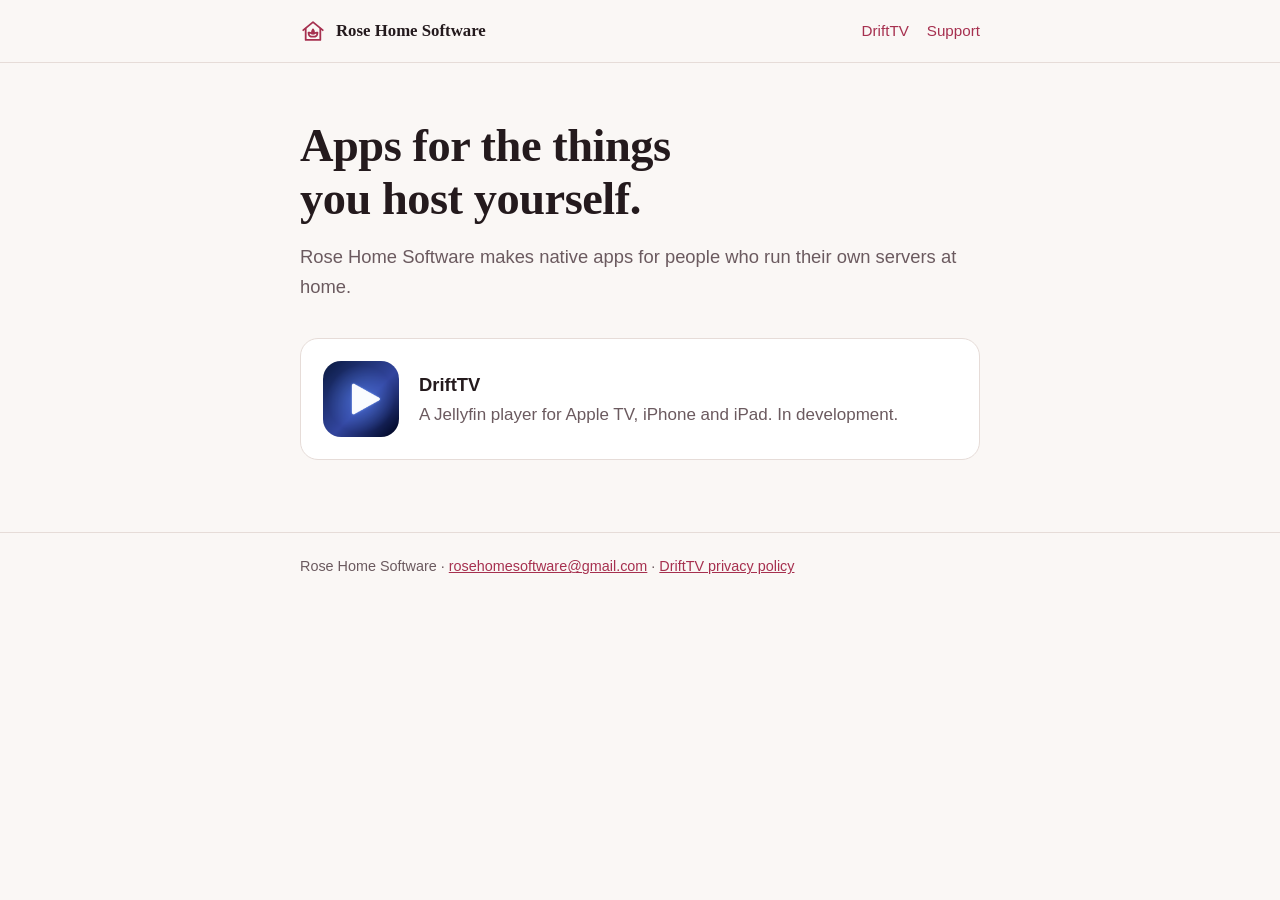
<file: index.html>
<!doctype html>
<html lang="en">
<head>
<meta charset="utf-8">
<meta name="viewport" content="width=device-width, initial-scale=1">
<title>Rose Home Software</title>
<meta name="description" content="Apps for the things you host yourself.">
<link rel="canonical" href="https://rosehomesoftware.com/">
<link rel="icon" href="/assets/icon.svg" type="image/svg+xml">
<link rel="stylesheet" href="/assets/style.css">
</head>
<body>
<header><div class="wrap">
<a class="brand" href="/"><svg viewBox="0 0 32 32" fill="none" stroke="currentColor" stroke-width="2.2" stroke-linecap="round" stroke-linejoin="round" aria-hidden="true"><path d="M4 15 16 5l12 10"/><path d="M7 13v14h18V13"/><path d="M16 23c-3.6 0-5.5-2.4-5.5-5 1.8-.3 3.4.2 4.4 1.4C14.6 17 15 15 16 14c1 1 1.4 3 1.1 5.4 1-1.2 2.6-1.700 4.400-1.400 0 2.600-1.900 5-5.500 5Z"/></svg>Rose Home Software</a>
<nav><a href="/drifttv/">DriftTV</a><a href="/drifttv/support/">Support</a></nav>
</div></header>
<main><div class="wrap">
<h1>Apps for the things you host yourself.</h1>
<p class="lead">Rose Home Software makes native apps for people who run their own servers at home.</p>
<a class="app" href="/drifttv/"><img class="icon" src="/assets/drifttv.png" alt="" width="76" height="76"><div><strong>DriftTV</strong><span>A Jellyfin player for Apple TV, iPhone and iPad. In development.</span></div></a>
</div></main>
<footer><div class="wrap">Rose Home Software &middot; <a href="mailto:rosehomesoftware@gmail.com">rosehomesoftware@gmail.com</a> &middot; <a href="/drifttv/privacy/">DriftTV privacy policy</a></div></footer>
</body>
</html>
</file>
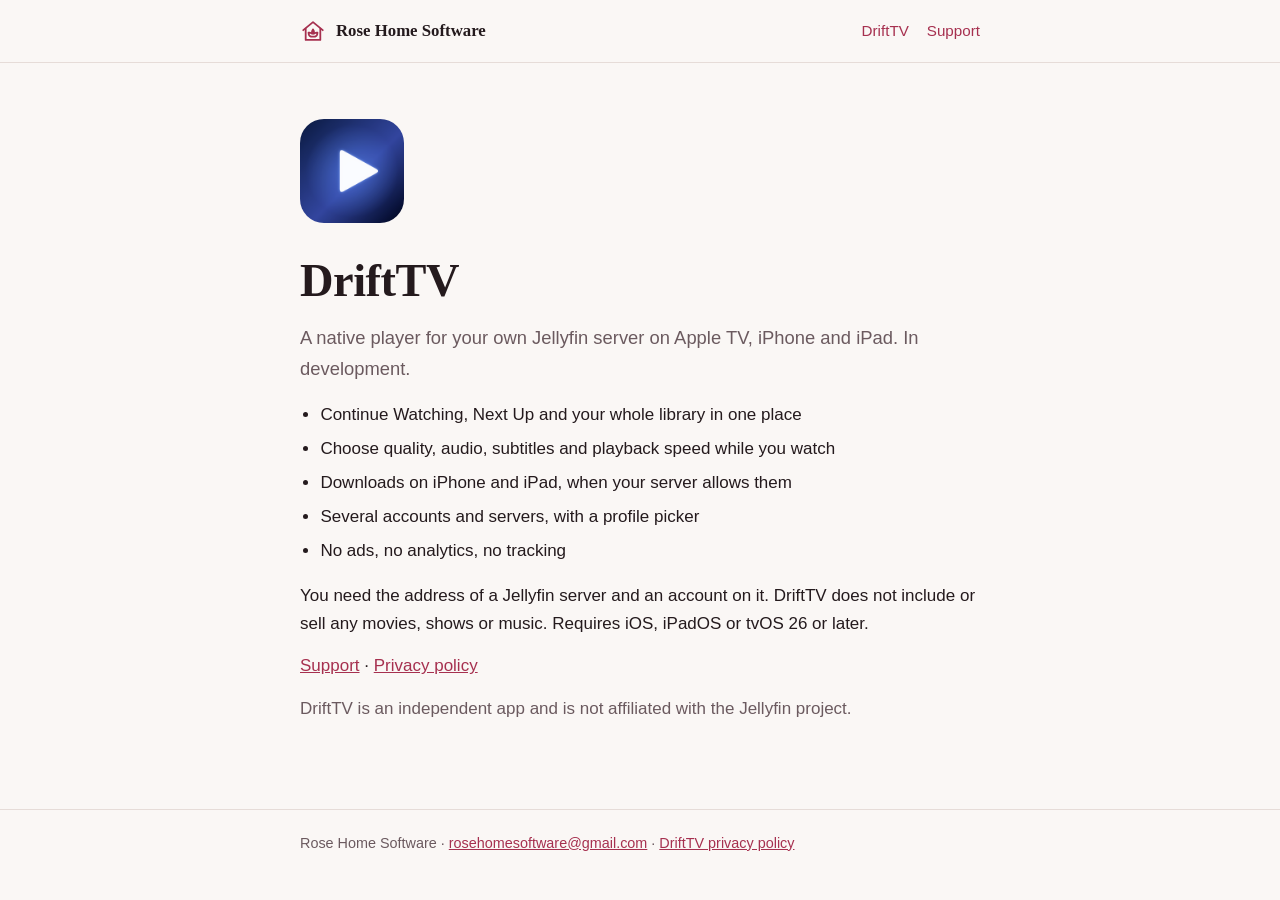
<file: drifttv/index.html>
<!doctype html>
<html lang="en">
<head>
<meta charset="utf-8">
<meta name="viewport" content="width=device-width, initial-scale=1">
<title>DriftTV: a Jellyfin player for Apple TV, iPhone and iPad</title>
<meta name="description" content="A native player for your own Jellyfin server.">
<link rel="canonical" href="https://rosehomesoftware.com/drifttv/">
<link rel="icon" href="/assets/icon.svg" type="image/svg+xml">
<link rel="stylesheet" href="/assets/style.css">
</head>
<body>
<header><div class="wrap">
<a class="brand" href="/"><svg viewBox="0 0 32 32" fill="none" stroke="currentColor" stroke-width="2.2" stroke-linecap="round" stroke-linejoin="round" aria-hidden="true"><path d="M4 15 16 5l12 10"/><path d="M7 13v14h18V13"/><path d="M16 23c-3.6 0-5.5-2.4-5.5-5 1.8-.3 3.4.2 4.4 1.4C14.6 17 15 15 16 14c1 1 1.4 3 1.1 5.4 1-1.2 2.6-1.700 4.400-1.400 0 2.600-1.900 5-5.500 5Z"/></svg>Rose Home Software</a>
<nav><a href="/drifttv/">DriftTV</a><a href="/drifttv/support/">Support</a></nav>
</div></header>
<main><div class="wrap">
<img class="icon big" src="/assets/drifttv.png" alt="DriftTV app icon" width="104" height="104">
<h1>DriftTV</h1>
<p class="lead">A native player for your own Jellyfin server on Apple TV, iPhone and iPad. In development.</p>
<ul>
<li>Continue Watching, Next Up and your whole library in one place</li>
<li>Choose quality, audio, subtitles and playback speed while you watch</li>
<li>Downloads on iPhone and iPad, when your server allows them</li>
<li>Several accounts and servers, with a profile picker</li>
<li>No ads, no analytics, no tracking</li>
</ul>
<p>You need the address of a Jellyfin server and an account on it. DriftTV does not include or sell any movies, shows or music. Requires iOS, iPadOS or tvOS 26 or later.</p>
<p><a href="/drifttv/support/">Support</a> &middot; <a href="/drifttv/privacy/">Privacy policy</a></p>
<p class="meta">DriftTV is an independent app and is not affiliated with the Jellyfin project.</p>
</div></main>
<footer><div class="wrap">Rose Home Software &middot; <a href="mailto:rosehomesoftware@gmail.com">rosehomesoftware@gmail.com</a> &middot; <a href="/drifttv/privacy/">DriftTV privacy policy</a></div></footer>
</body>
</html>
</file>
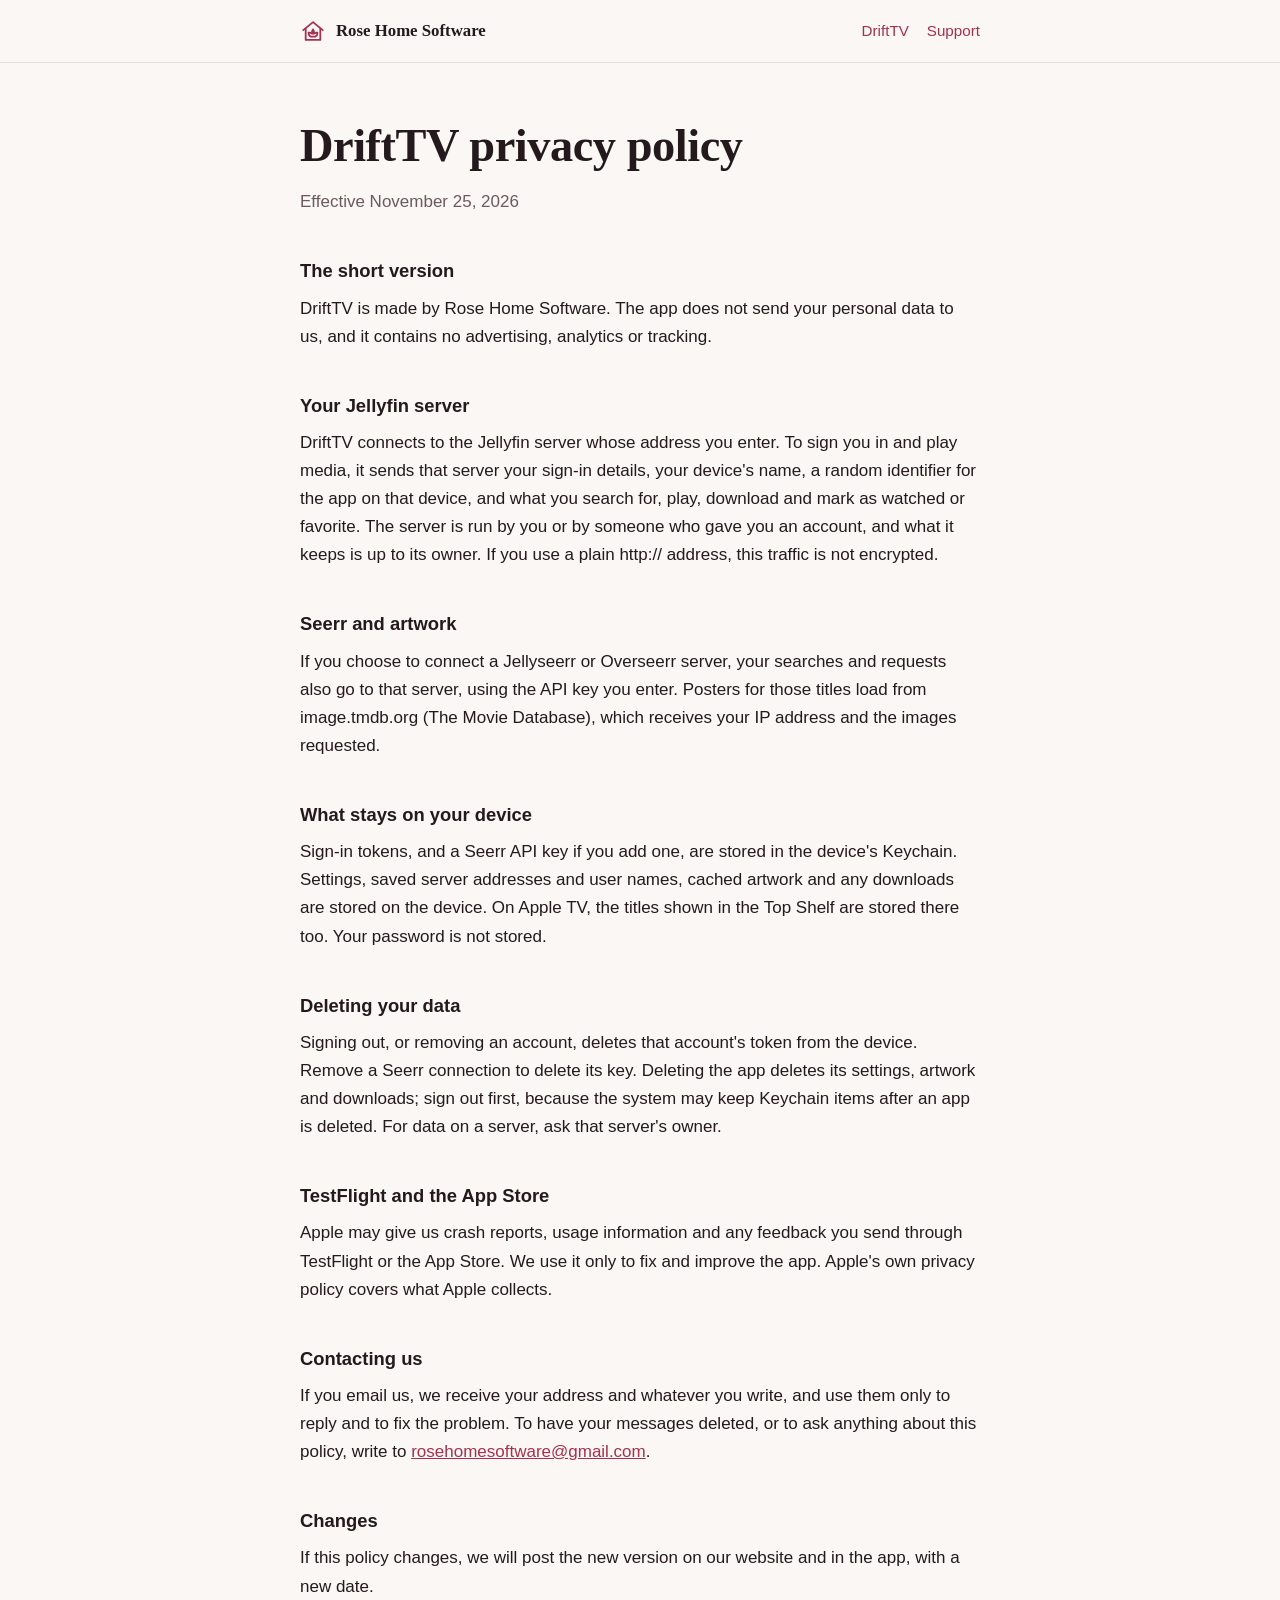
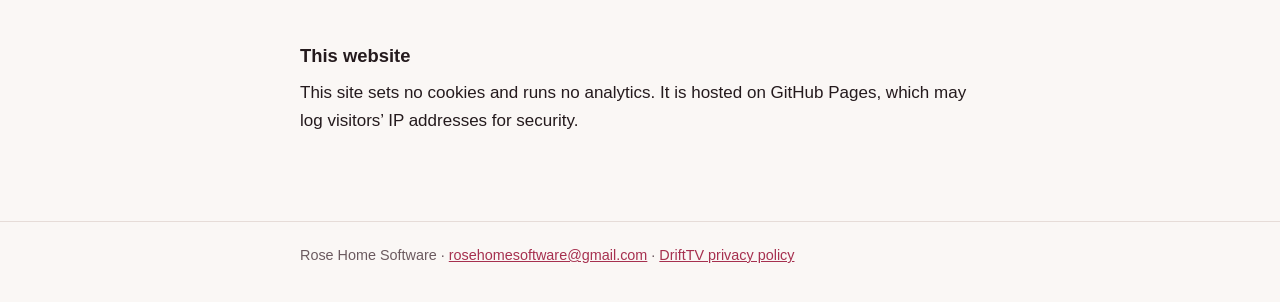
<file: drifttv/privacy/index.html>
<!doctype html>
<html lang="en">
<head>
<meta charset="utf-8">
<meta name="viewport" content="width=device-width, initial-scale=1">
<title>DriftTV privacy policy</title>
<meta name="description" content="How DriftTV handles your information.">
<link rel="canonical" href="https://rosehomesoftware.com/drifttv/privacy/">
<link rel="icon" href="/assets/icon.svg" type="image/svg+xml">
<link rel="stylesheet" href="/assets/style.css">
</head>
<body>
<header><div class="wrap">
<a class="brand" href="/"><svg viewBox="0 0 32 32" fill="none" stroke="currentColor" stroke-width="2.2" stroke-linecap="round" stroke-linejoin="round" aria-hidden="true"><path d="M4 15 16 5l12 10"/><path d="M7 13v14h18V13"/><path d="M16 23c-3.6 0-5.5-2.4-5.5-5 1.8-.3 3.4.2 4.4 1.4C14.6 17 15 15 16 14c1 1 1.4 3 1.1 5.4 1-1.2 2.6-1.700 4.400-1.400 0 2.600-1.900 5-5.500 5Z"/></svg>Rose Home Software</a>
<nav><a href="/drifttv/">DriftTV</a><a href="/drifttv/support/">Support</a></nav>
</div></header>
<main><div class="wrap">
<h1>DriftTV privacy policy</h1>
<p class="meta">Effective November 25, 2026</p>
<h2>The short version</h2>
<p>DriftTV is made by Rose Home Software. The app does not send your personal data to us, and it contains no advertising, analytics or tracking.</p>
<h2>Your Jellyfin server</h2>
<p>DriftTV connects to the Jellyfin server whose address you enter. To sign you in and play media, it sends that server your sign-in details, your device's name, a random identifier for the app on that device, and what you search for, play, download and mark as watched or favorite. The server is run by you or by someone who gave you an account, and what it keeps is up to its owner. If you use a plain http:// address, this traffic is not encrypted.</p>
<h2>Seerr and artwork</h2>
<p>If you choose to connect a Jellyseerr or Overseerr server, your searches and requests also go to that server, using the API key you enter. Posters for those titles load from image.tmdb.org (The Movie Database), which receives your IP address and the images requested.</p>
<h2>What stays on your device</h2>
<p>Sign-in tokens, and a Seerr API key if you add one, are stored in the device's Keychain. Settings, saved server addresses and user names, cached artwork and any downloads are stored on the device. On Apple TV, the titles shown in the Top Shelf are stored there too. Your password is not stored.</p>
<h2>Deleting your data</h2>
<p>Signing out, or removing an account, deletes that account's token from the device. Remove a Seerr connection to delete its key. Deleting the app deletes its settings, artwork and downloads; sign out first, because the system may keep Keychain items after an app is deleted. For data on a server, ask that server's owner.</p>
<h2>TestFlight and the App Store</h2>
<p>Apple may give us crash reports, usage information and any feedback you send through TestFlight or the App Store. We use it only to fix and improve the app. Apple's own privacy policy covers what Apple collects.</p>
<h2>Contacting us</h2>
<p>If you email us, we receive your address and whatever you write, and use them only to reply and to fix the problem. To have your messages deleted, or to ask anything about this policy, write to <a href="mailto:rosehomesoftware@gmail.com">rosehomesoftware@gmail.com</a>.</p>
<h2>Changes</h2>
<p>If this policy changes, we will post the new version on our website and in the app, with a new date.</p>
<h2>This website</h2>
<p>This site sets no cookies and runs no analytics. It is hosted on GitHub Pages, which may log visitors&rsquo; IP addresses for security.</p>
</div></main>
<footer><div class="wrap">Rose Home Software &middot; <a href="mailto:rosehomesoftware@gmail.com">rosehomesoftware@gmail.com</a> &middot; <a href="/drifttv/privacy/">DriftTV privacy policy</a></div></footer>
</body>
</html>
</file>
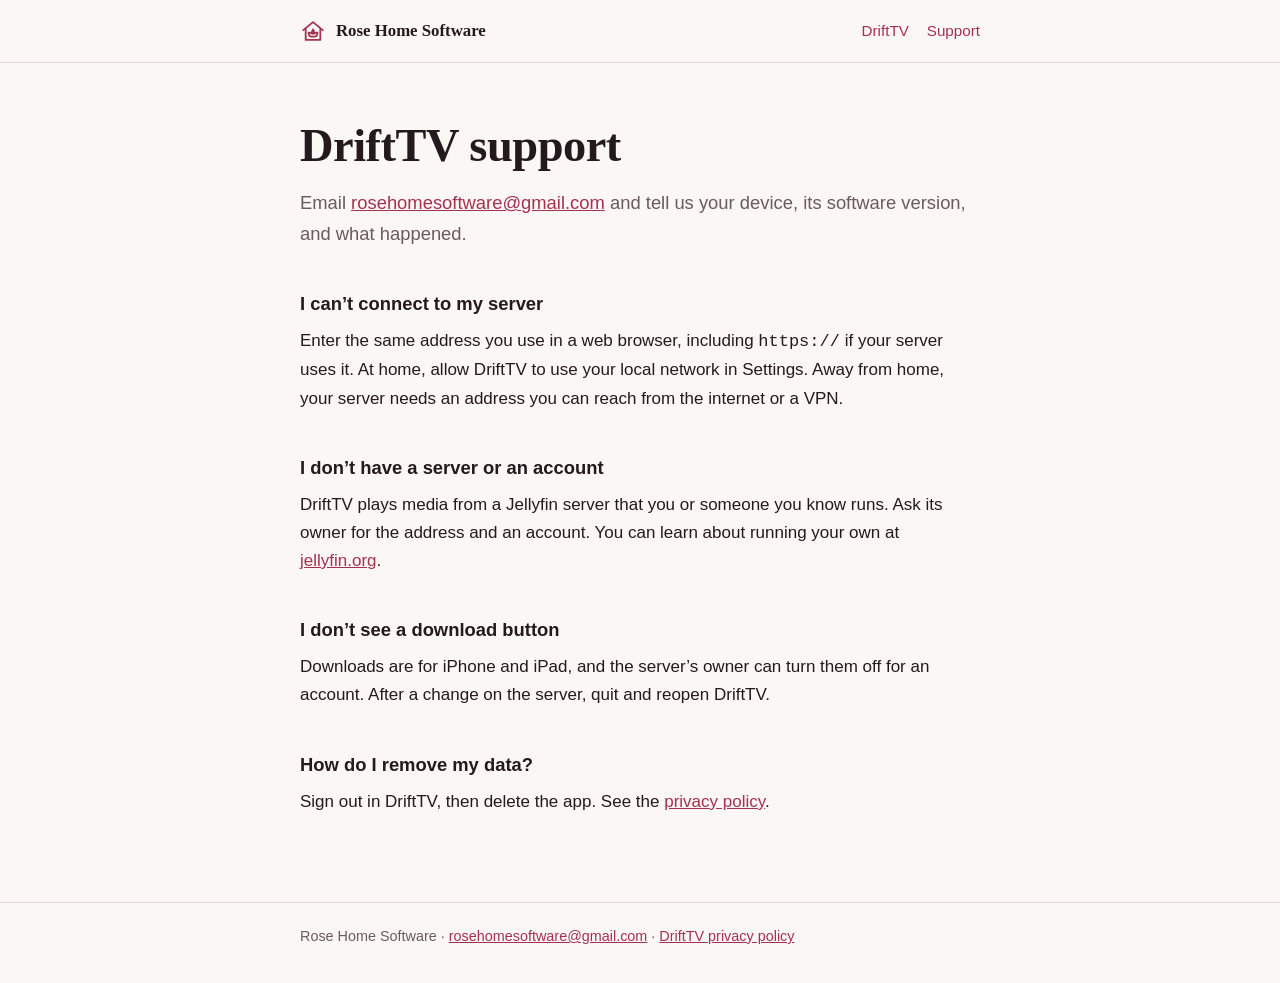
<file: drifttv/support/index.html>
<!doctype html>
<html lang="en">
<head>
<meta charset="utf-8">
<meta name="viewport" content="width=device-width, initial-scale=1">
<title>DriftTV support</title>
<meta name="description" content="Help with DriftTV.">
<link rel="canonical" href="https://rosehomesoftware.com/drifttv/support/">
<link rel="icon" href="/assets/icon.svg" type="image/svg+xml">
<link rel="stylesheet" href="/assets/style.css">
</head>
<body>
<header><div class="wrap">
<a class="brand" href="/"><svg viewBox="0 0 32 32" fill="none" stroke="currentColor" stroke-width="2.2" stroke-linecap="round" stroke-linejoin="round" aria-hidden="true"><path d="M4 15 16 5l12 10"/><path d="M7 13v14h18V13"/><path d="M16 23c-3.6 0-5.5-2.4-5.5-5 1.8-.3 3.4.2 4.4 1.4C14.6 17 15 15 16 14c1 1 1.4 3 1.1 5.4 1-1.2 2.6-1.700 4.400-1.400 0 2.600-1.900 5-5.500 5Z"/></svg>Rose Home Software</a>
<nav><a href="/drifttv/">DriftTV</a><a href="/drifttv/support/">Support</a></nav>
</div></header>
<main><div class="wrap">
<h1>DriftTV support</h1>
<p class="lead">Email <a href="mailto:rosehomesoftware@gmail.com">rosehomesoftware@gmail.com</a> and tell us your device, its software version, and what happened.</p>
<h2>I can&rsquo;t connect to my server</h2>
<p>Enter the same address you use in a web browser, including <code>https://</code> if your server uses it. At home, allow DriftTV to use your local network in Settings. Away from home, your server needs an address you can reach from the internet or a VPN.</p>
<h2>I don&rsquo;t have a server or an account</h2>
<p>DriftTV plays media from a Jellyfin server that you or someone you know runs. Ask its owner for the address and an account. You can learn about running your own at <a href="https://jellyfin.org">jellyfin.org</a>.</p>
<h2>I don&rsquo;t see a download button</h2>
<p>Downloads are for iPhone and iPad, and the server&rsquo;s owner can turn them off for an account. After a change on the server, quit and reopen DriftTV.</p>
<h2>How do I remove my data?</h2>
<p>Sign out in DriftTV, then delete the app. See the <a href="/drifttv/privacy/">privacy policy</a>.</p>
</div></main>
<footer><div class="wrap">Rose Home Software &middot; <a href="mailto:rosehomesoftware@gmail.com">rosehomesoftware@gmail.com</a> &middot; <a href="/drifttv/privacy/">DriftTV privacy policy</a></div></footer>
</body>
</html>
</file>
<file: assets/style.css>
:root{--bg:#faf7f5;--ink:#241a1d;--soft:#6b5a5f;--line:#e6dcd8;--rose:#a6304f;--card:#fff}
@media(prefers-color-scheme:dark){:root{--bg:#171214;--ink:#f3ebe9;--soft:#b5a4a6;--line:#352a2d;--rose:#f08aa2;--card:#1f181b}}
*{box-sizing:border-box}
body{margin:0;background:var(--bg);color:var(--ink);font:17px/1.65 -apple-system,BlinkMacSystemFont,"Segoe UI",Roboto,sans-serif}
.wrap{max-width:720px;margin:0 auto;padding:0 20px}
header{border-bottom:1px solid var(--line)}
header .wrap{display:flex;flex-wrap:wrap;gap:8px 20px;align-items:center;justify-content:space-between;padding-top:18px;padding-bottom:18px}
.brand{font:600 1.05rem/1 Georgia,"Times New Roman",serif;color:var(--ink);text-decoration:none;display:inline-flex;gap:10px;align-items:center}
.brand svg{width:26px;height:26px;color:var(--rose)}
nav{display:flex;gap:18px;font-size:.95rem}
a{color:var(--rose)} a:focus-visible{outline:2px solid var(--rose);outline-offset:3px;border-radius:3px}
nav a{text-decoration:none}
main{padding:56px 0 72px}
h1{font:600 clamp(2rem,6vw,2.9rem)/1.15 Georgia,"Times New Roman",serif;margin:0 0 16px;letter-spacing:-.01em;text-wrap:balance}
h2{font-size:1.15rem;margin:40px 0 8px} p{margin:0 0 14px} .lead{font-size:1.15rem;color:var(--soft)}
.app{display:flex;gap:20px;align-items:center;margin-top:36px;padding:22px;background:var(--card);border:1px solid var(--line);border-radius:18px;color:inherit;text-decoration:none}
.app:hover{border-color:var(--rose)}
.app strong{display:block;font-size:1.15rem} .app span{color:var(--soft)}
.icon{width:76px;height:76px;border-radius:18px;flex:none} .icon.big{width:104px;height:104px;border-radius:24px;margin-bottom:22px}
ul{padding-left:1.2em} li{margin-bottom:6px} .meta{color:var(--soft)}
footer{border-top:1px solid var(--line);color:var(--soft);font-size:.9rem} footer .wrap{padding-top:22px;padding-bottom:34px}
</file>
